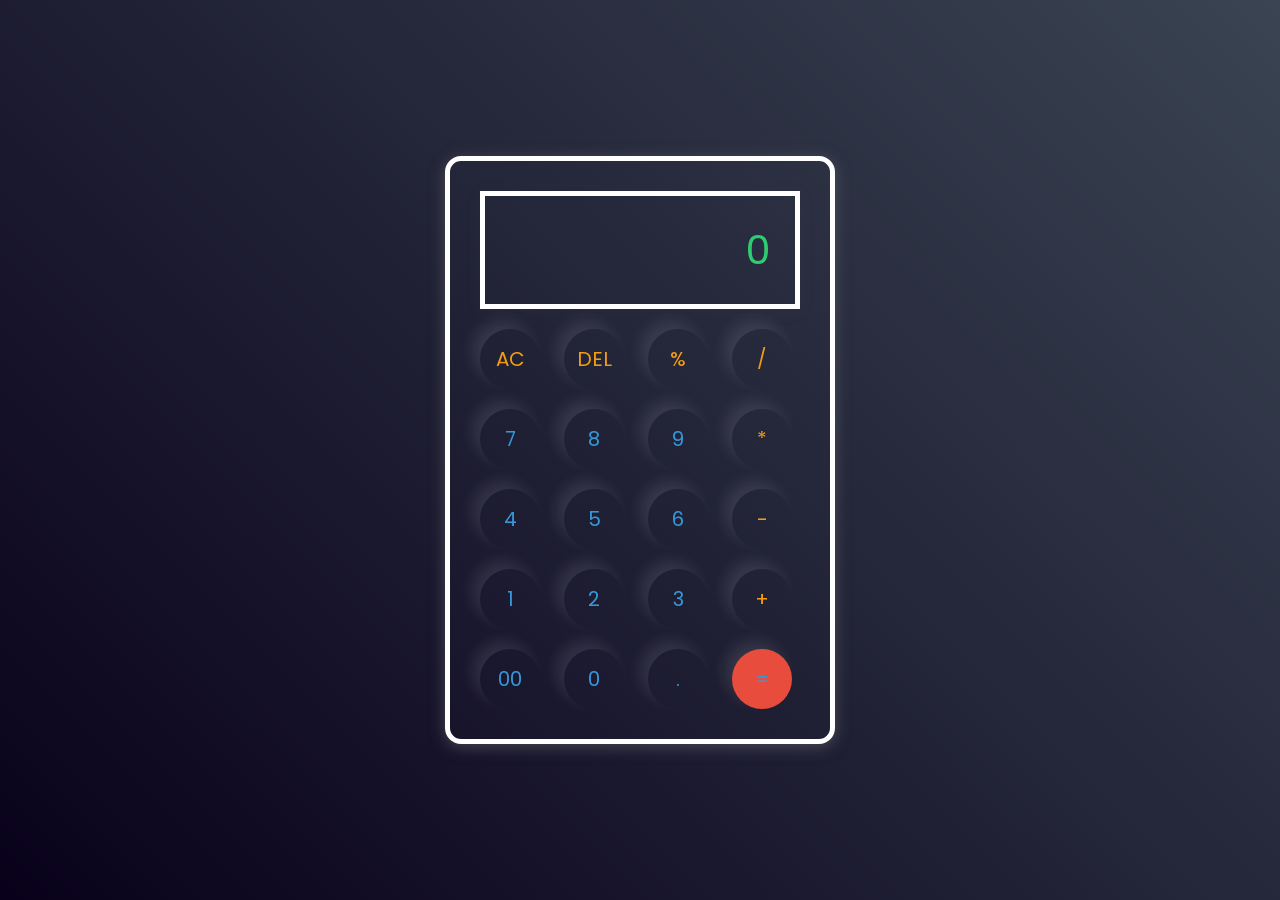
<file: calculator/index.html>
<!DOCTYPE html>
<html lang="en">
  <head>
    <meta charset="UTF-8" />
    <meta http-equiv="X-UA-Compatible" content="IE=edge" />
    <meta name="viewport" content="width=device-width, initial-scale=1.0" />
    <link rel="stylesheet" href="style.css" />
    <title>Calculator</title>
  </head>
  <body>
    <div class="container">
      <div class="calculator">
        <input type="text" id="inputBox" placeholder="0" />
        <div>
          <button class="button operator">AC</button>
          <button class="button operator">DEL</button>
          <button class="button operator">%</button>
          <button class="button operator">/</button>
        </div>
        <div>
          <button class="button">7</button>
          <button class="button">8</button>
          <button class="button">9</button>
          <button class="button operator">*</button>
        </div>
        <div>
          <button class="button">4</button>
          <button class="button">5</button>
          <button class="button">6</button>
          <button class="button operator">-</button>
        </div>
        <div>
          <button class="button">1</button>
          <button class="button">2</button>
          <button class="button">3</button>
          <button class="button operator">+</button>
        </div>

        <div>
          <button class="button">00</button>
          <button class="button">0</button>
          <button class="button">.</button>
          <button class="button equalBtn">=</button>
        </div>
      </div>
    </div>

    <script src="script.js"></script>
  </body>
</html>
</file>
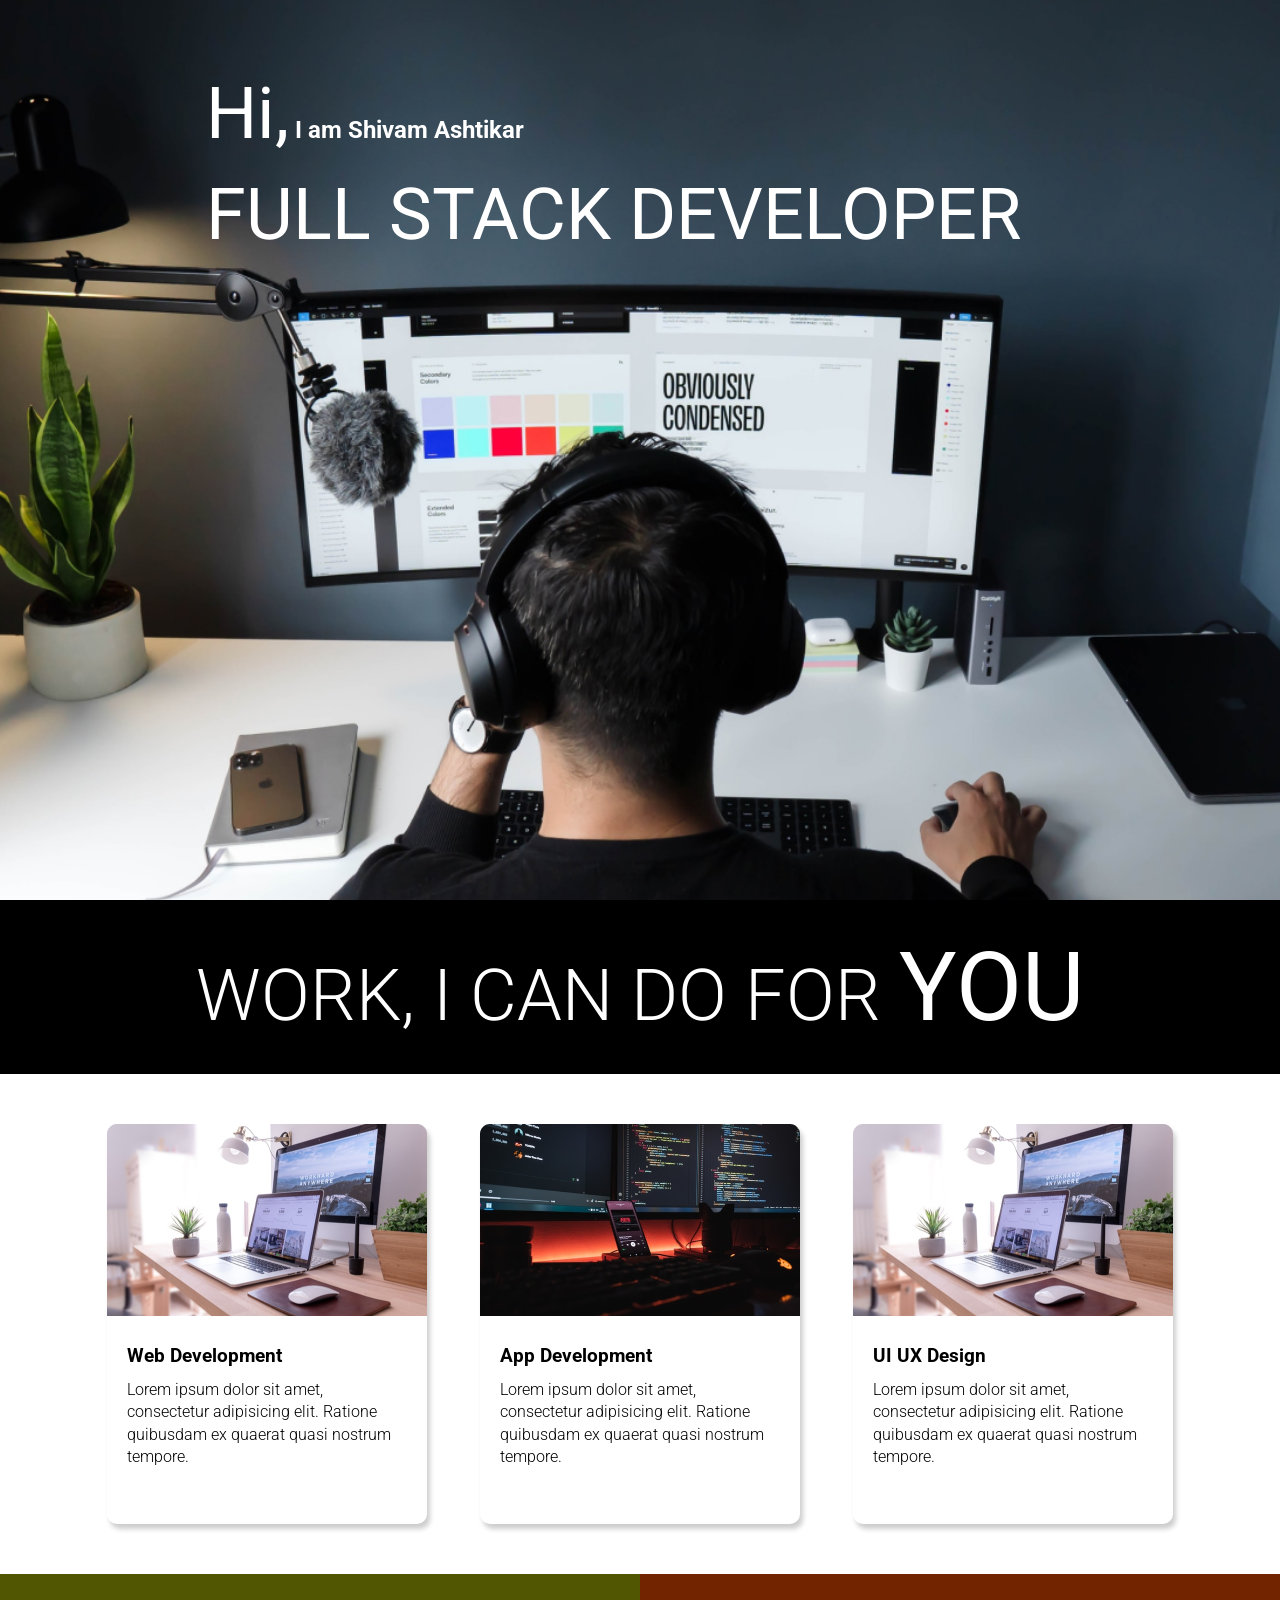
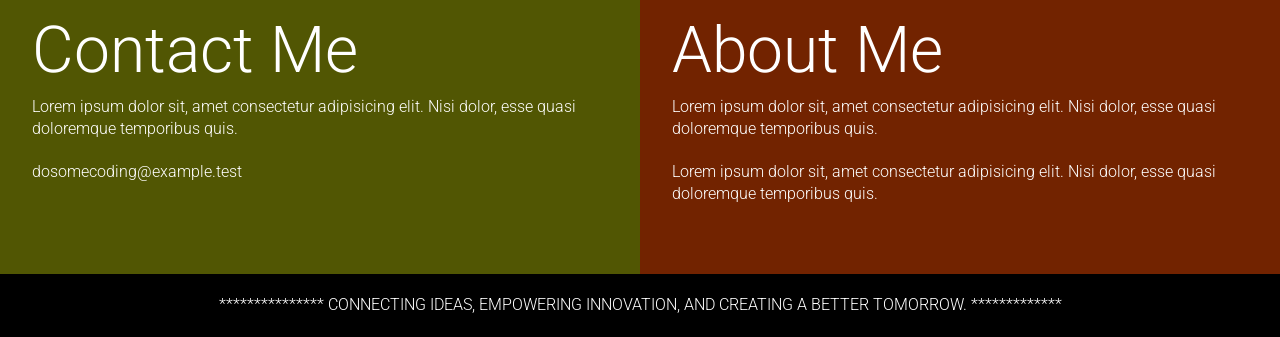
<file: Landing page/index.html>
<!DOCTYPE html>
<html lang="en">
  <head>
    <meta charset="UTF-8" />
    <meta http-equiv="X-UA-Compatible" content="IE=edge" />
    <meta name="viewport" content="width=device-width, initial-scale=1.0" />
    <title>Developer | Landing Page</title>
    <link rel="stylesheet" href="style.css" />
  </head>
  <body>
    <section class="hero_section">
      <div class="text_container">
        <h2><span class="lg_text">Hi,</span> I am Shivam Ashtikar</h2>
        <h1 class="lg_text">FULL STACK DEVELOPER</h1>
      </div>
    </section>
    <section class="black_box">
      <h2>WORK, I CAN DO FOR <span>YOU</span></h2>
    </section>
    <section class="work">
      <div class="grid_item">
        <div class="card">
          <div class="image_container">
            <img src="images/web.png" alt="web development" />
          </div>
          <div class="card_content">
            <h3>Web Development</h3>
            <p>
              Lorem ipsum dolor sit amet, consectetur adipisicing elit. Ratione
              quibusdam ex quaerat quasi nostrum tempore.
            </p>
          </div>
        </div>
      </div>
      <div class="grid_item">
        <div class="card">
          <div class="image_container">
            <img src="images/mobile.png" alt="app development" />
          </div>
          <div class="card_content">
            <h3>App Development</h3>
            <p>
              Lorem ipsum dolor sit amet, consectetur adipisicing elit. Ratione
              quibusdam ex quaerat quasi nostrum tempore.
            </p>
          </div>
        </div>
      </div>
      <div class="grid_item">
        <div class="card">
          <div class="image_container">
            <img src="images/web.png" alt="web development" />
          </div>
          <div class="card_content">
            <h3>UI UX Design</h3>
            <p>
              Lorem ipsum dolor sit amet, consectetur adipisicing elit. Ratione
              quibusdam ex quaerat quasi nostrum tempore.
            </p>
          </div>
        </div>
      </div>
    </section>
    <section class="bottom_section">
      <div class="contact">
        <h2>Contact Me</h2>
        <p>
          Lorem ipsum dolor sit, amet consectetur adipisicing elit. Nisi dolor,
          esse quasi doloremque temporibus quis.
        </p>
        <p>dosomecoding@example.test</p>
      </div>
      <div class="about">
        <h2>About Me</h2>

        <p>
          Lorem ipsum dolor sit, amet consectetur adipisicing elit. Nisi dolor,
          esse quasi doloremque temporibus quis.
        </p>
        <p>
          Lorem ipsum dolor sit, amet consectetur adipisicing elit. Nisi dolor,
          esse quasi doloremque temporibus quis.
        </p>
      </div>
    </section>
    <footer>***************   Connecting ideas, empowering innovation, and creating a better tomorrow. *************</footer>
  </body>
</html>
</file>
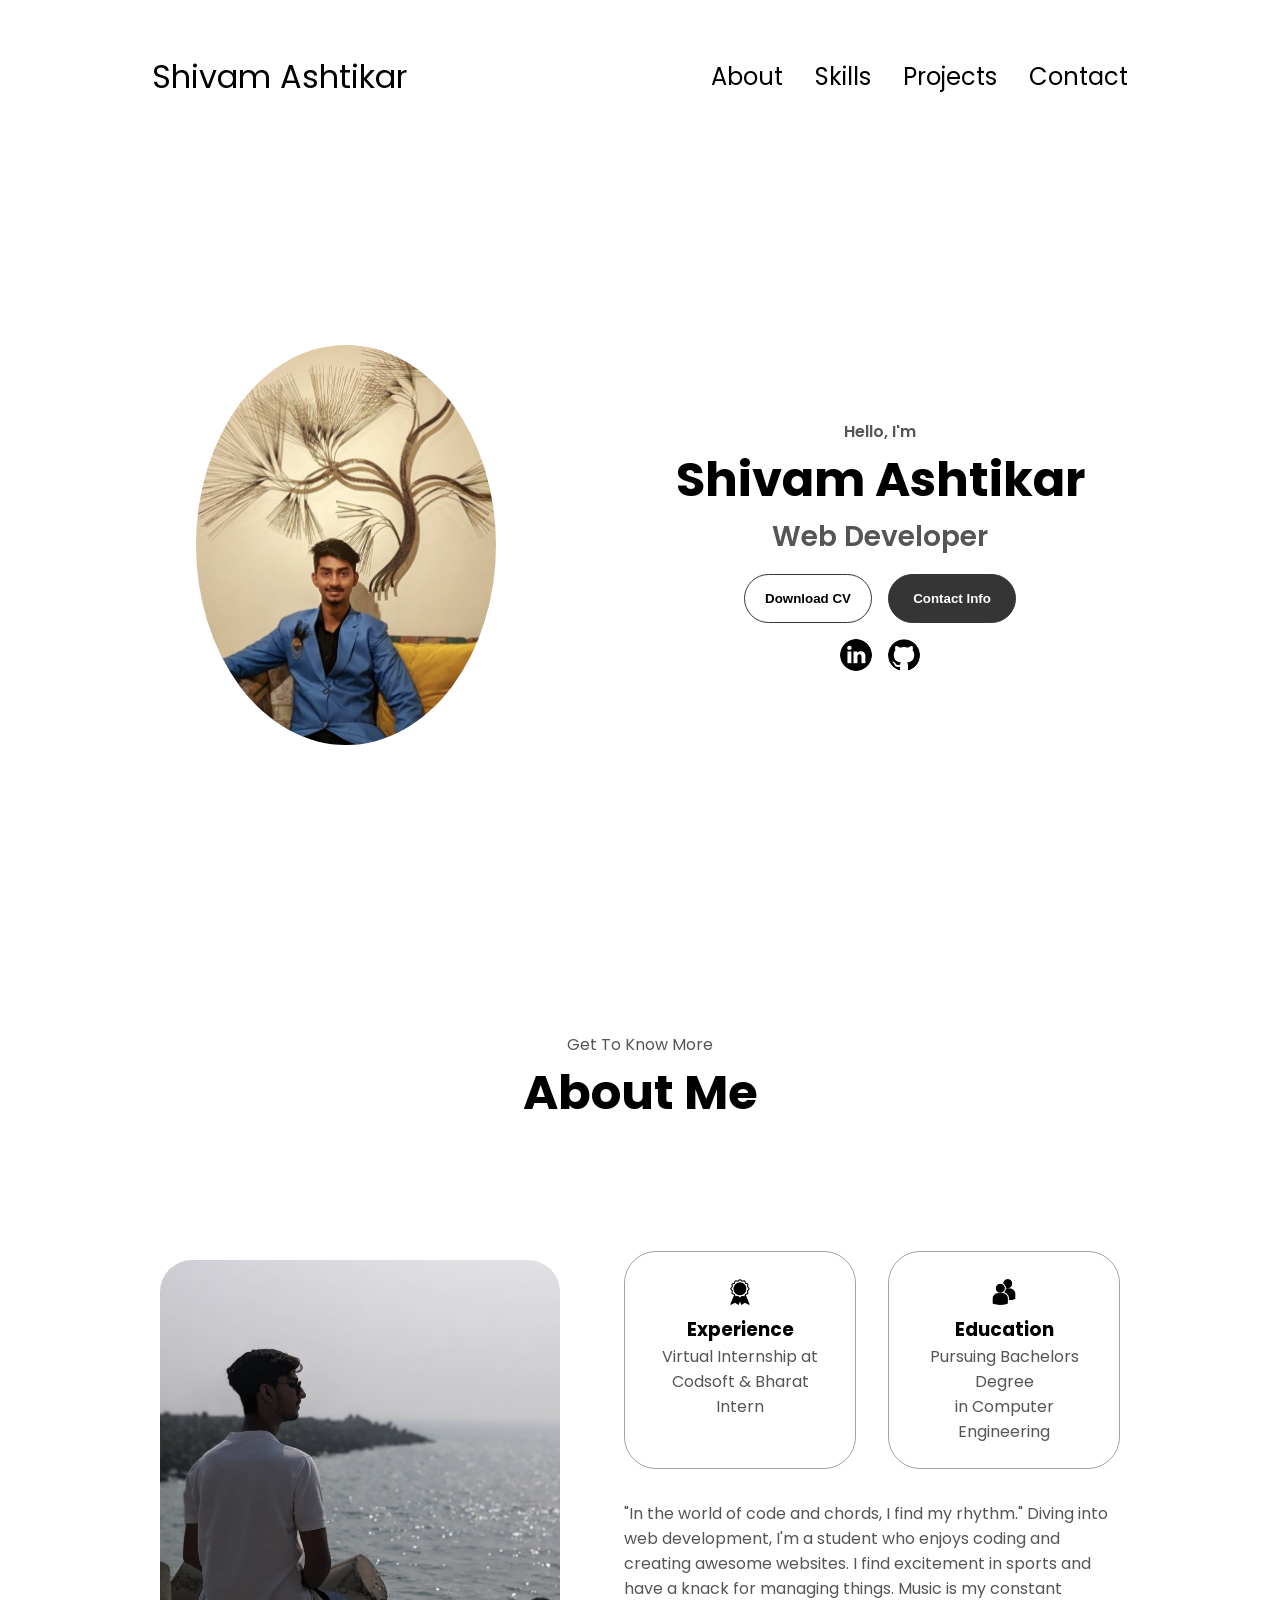
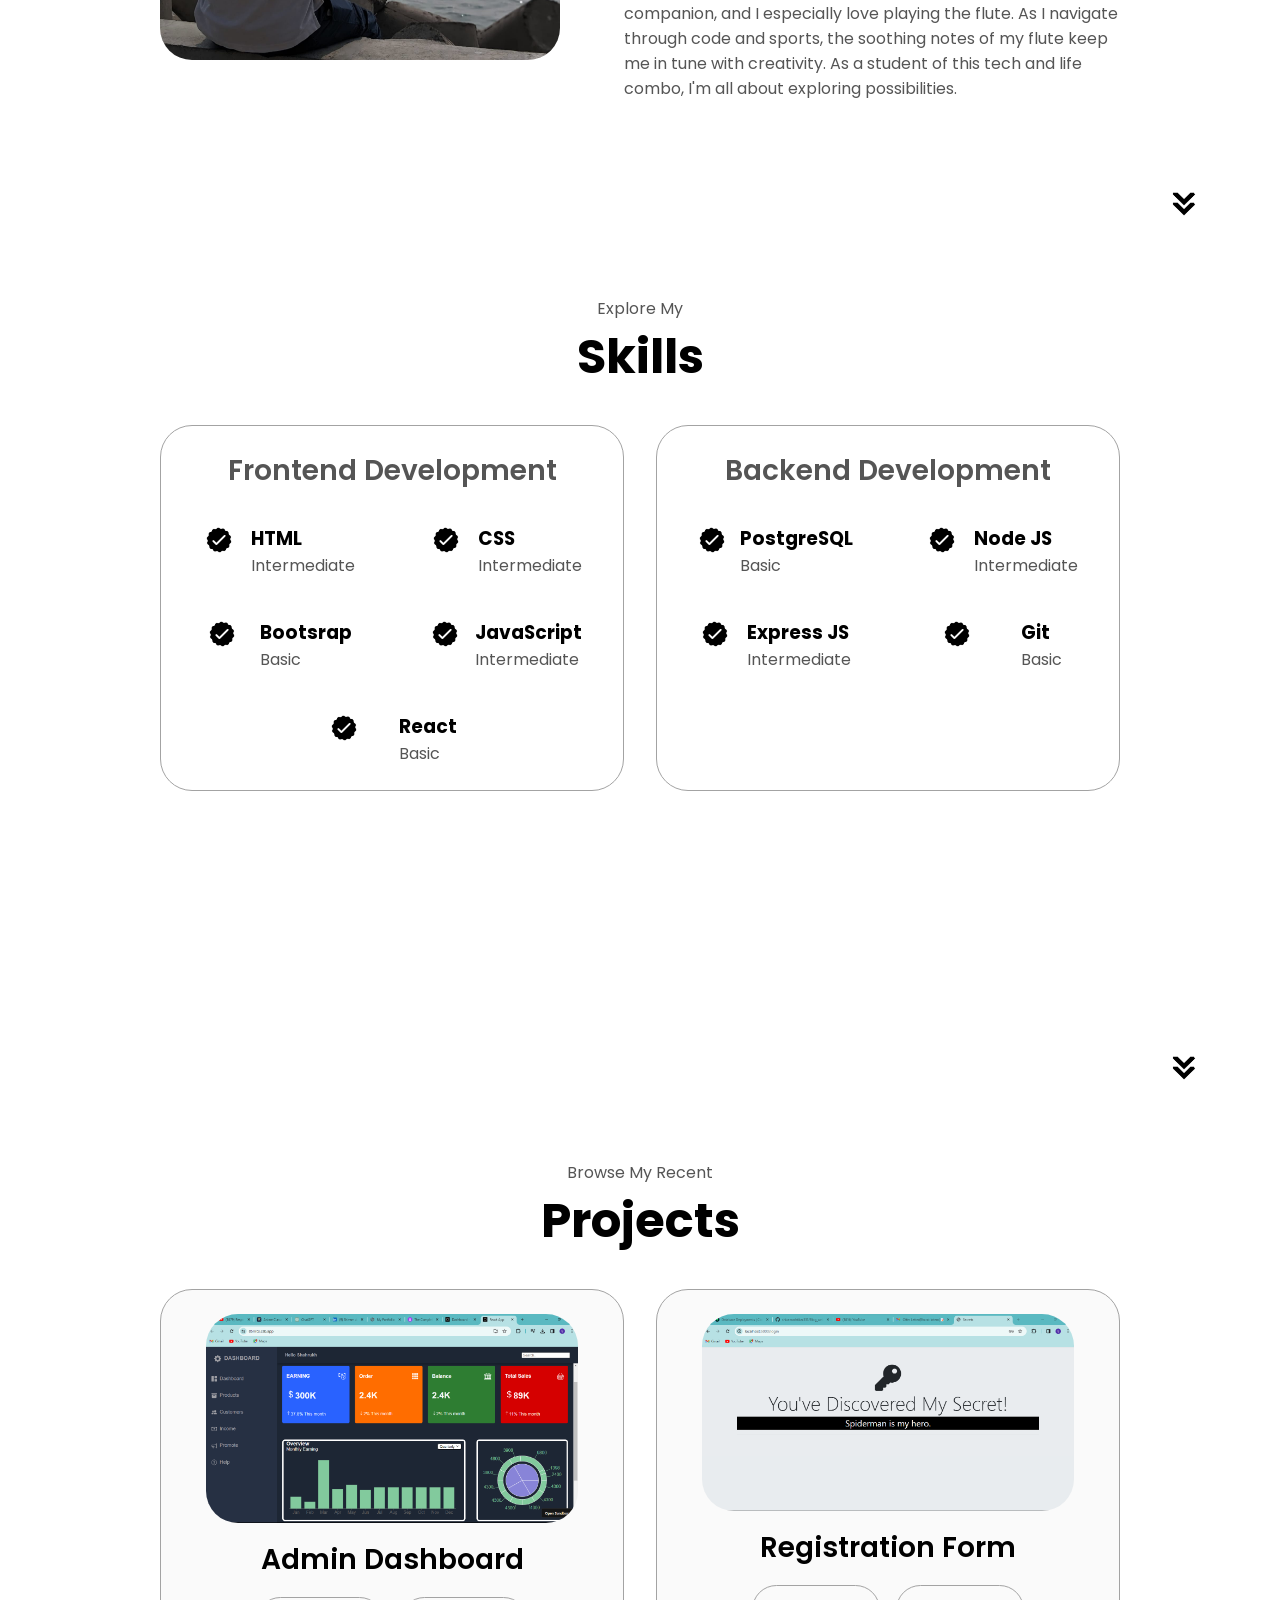
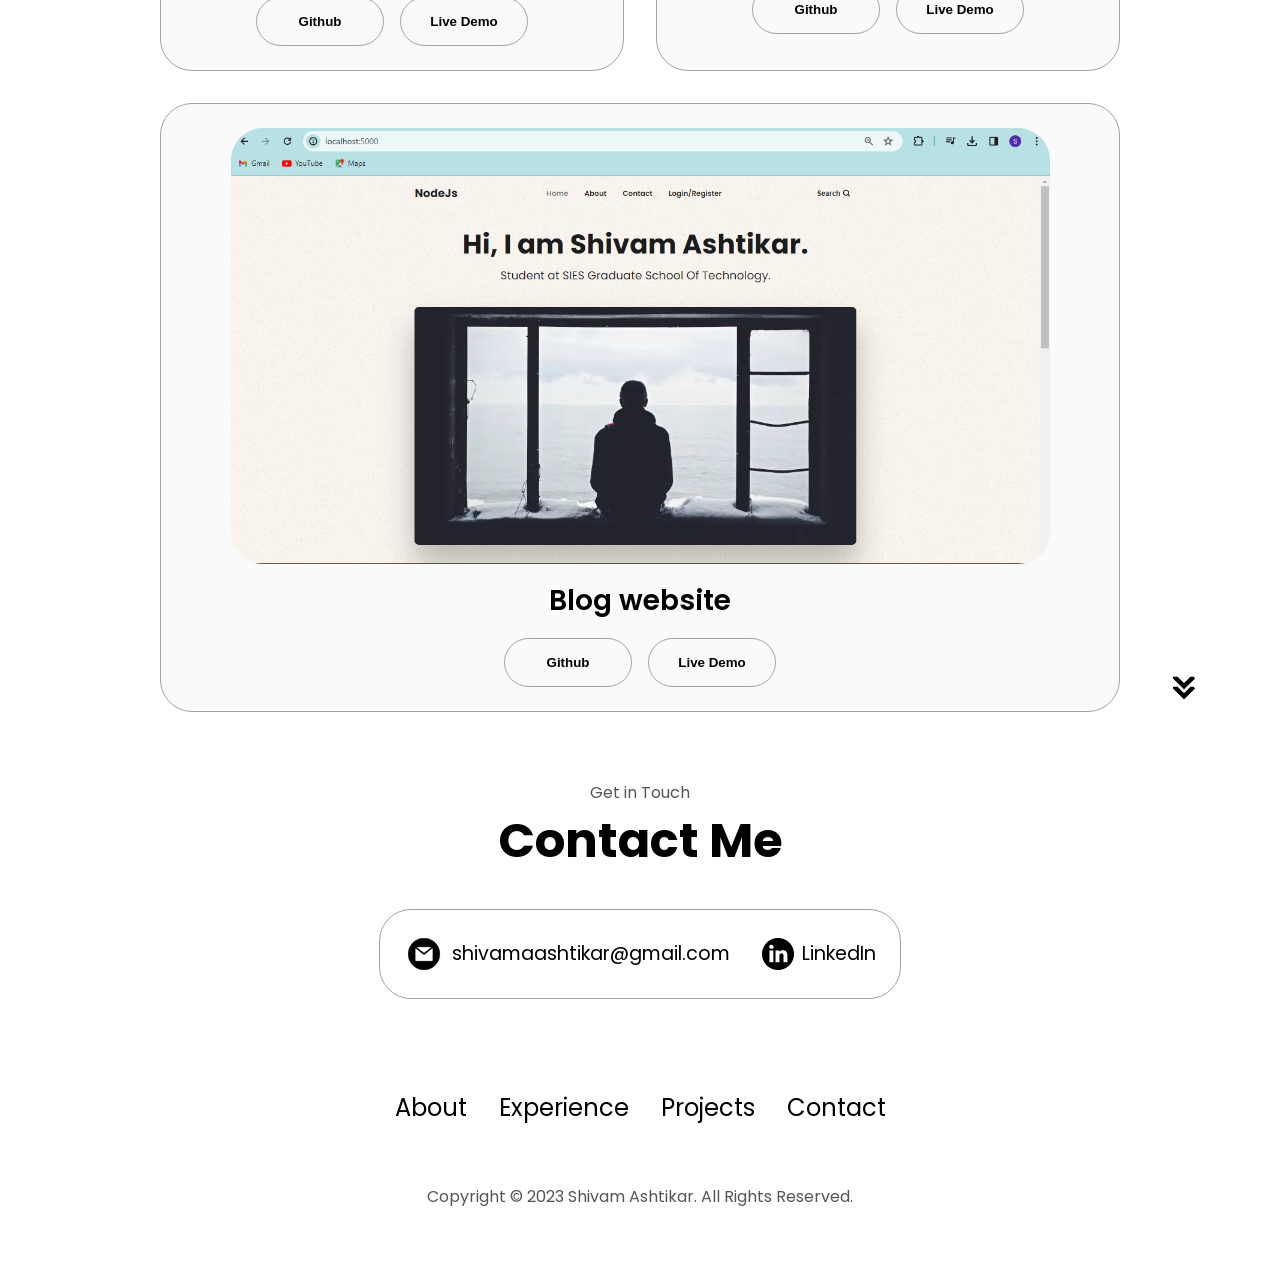
<file: portfolio/index.html>
<!DOCTYPE html>
<html lang="en">
  <head>
    <meta charset="UTF-8" />
    <meta http-equiv="X-UA-Compatible" content="IE=edge" />
    <meta name="viewport" content="width=device-width, initial-scale=1.0" />
    <title>My Portfolio</title>
    <link rel="stylesheet" href="style.css" />
    
  </head>
  <body>
    <nav id="desktop-nav">
      <div class="logo">Shivam Ashtikar</div>
      <div>
        <ul class="nav-links">
          <li><a href="#about">About</a></li>
          <li><a href="#experience">Skills</a></li>
          <li><a href="#projects">Projects</a></li>
          <li><a href="#contact">Contact</a></li>
        </ul>
      </div>
    </nav>
    <nav id="hamburger-nav">
      <div class="logo">Shivam Ashtikar</div>
      <div class="hamburger-menu">
        <div class="hamburger-icon" onclick="toggleMenu()">
          <span></span>
          <span></span>
          <span></span>
        </div>
        <div class="menu-links">
          <li><a href="#about" onclick="toggleMenu()">About</a></li>
          <li><a href="#experience" onclick="toggleMenu()">Experience</a></li>
          <li><a href="#projects" onclick="toggleMenu()">Projects</a></li>
          <li><a href="#contact" onclick="toggleMenu()">Contact</a></li>
        </div>
      </div>
    </nav>
    <section id="profile">
      <div class="section__pic-container">
        <img src="./assets/profile-pic.jpg" alt="Shivam profile picture" />
      </div>
      <div class="section__text">
        <p class="section__text__p1">Hello, I'm</p>
        <h1 class="title">Shivam Ashtikar</h1>
        <p class="section__text__p2">Web Developer</p>
        <div class="btn-container">
          <button
            class="btn btn-color-2"
            onclick="window.open('./assets/resume-example.pdf')"
          >
            Download CV
          </button>
          <button class="btn btn-color-1" onclick="location.href='./#contact'">
            Contact Info
          </button>
        </div>
        <div id="socials-container">
          <img
            src="./assets/linkedin.png"
            alt="My LinkedIn profile"
            class="icon"
            onclick="location.href='https://linkedin.com/in/shivam-ashtikar-b8215829b/'"
          />
          <img
            src="./assets/github.png"
            alt="My Github profile"
            class="icon"
            onclick="location.href='https://github.com/shivamashtikar333/'"
          />
        </div>
      </div>
    </section>
    <section id="about">
      <p class="section__text__p1">Get To Know More</p>
      <h1 class="title">About Me</h1>
      <div class="section-container">
        <div class="section__pic-container">
          <img
            src="./assets/about-pic.jpg"
            alt="Profile picture"
            class="about-pic"
          />
        </div>
        <div class="about-details-container">
          <div class="about-containers">
            <div class="details-container">
              <img
                src="./assets/experience.png"
                alt="Experience icon"
                class="icon"
              />
              <h3>Experience</h3>
              <p>Virtual Internship at<br />Codsoft & Bharat Intern</p>
            </div>
            <div class="details-container">
              <img
                src="./assets/education.png"
                alt="Education icon"
                class="icon"
              />
              <h3>Education</h3>
              <p>Pursuing Bachelors Degree<br />in Computer Engineering</p>
            </div>
          </div>
          <div class="text-container">
            <p>
              "In the world of code and chords, I find my rhythm."

Diving into web development, I'm a student who enjoys coding and creating awesome websites. I find excitement in sports and have a knack for managing things. Music is my constant companion, and I especially love playing the flute. As I navigate through code and sports, the soothing notes of my flute keep me in tune with creativity. 
As a student of this tech and life combo, I'm all about exploring possibilities.
            </p>
          </div>
        </div>
      </div>
      <img
        src="./assets/arrow.png"
        alt="Arrow icon"
        class="icon arrow"
        onclick="location.href='./#experience'"
      />
    </section>
    <section id="experience">
      <p class="section__text__p1">Explore My</p>
      <h1 class="title">Skills</h1>
      <div class="experience-details-container">
        <div class="about-containers">
          <div class="details-container">
            <h2 class="experience-sub-title">Frontend Development</h2>
            <div class="article-container">
              <article>
                <img
                  src="./assets/checkmark.png"
                  alt="Experience icon"
                  class="icon"
                />
                <div>
                  <h3>HTML</h3>
                  <p>Intermediate</p>
                </div>
              </article>
              <article>
                <img
                  src="./assets/checkmark.png"
                  alt="Experience icon"
                  class="icon"
                />
                <div>
                  <h3>CSS</h3>
                  <p>Intermediate</p>
                </div>
              </article>
              <article>
                <img
                  src="./assets/checkmark.png"
                  alt="Experience icon"
                  class="icon"
                />
                <div>
                  <h3>Bootsrap</h3>
                  <p>Basic</p>
                </div>
              </article>
              <article>
                <img
                  src="./assets/checkmark.png"
                  alt="Experience icon"
                  class="icon"
                />
                <div>
                  <h3>JavaScript</h3>
                  <p>Intermediate</p>
                </div>
              </article>
              <!-- <article>
                <img
                  src="./assets/checkmark.png"
                  alt="Experience icon"
                  class="icon"
                />
                <div>
                  <h3>TypeScript</h3>
                  <p>Basic</p>
                </div>
              </article> -->
              <article>
                <img
                  src="./assets/checkmark.png"
                  alt="Experience icon"
                  class="icon"
                />
                <div>
                  <h3>React</h3>
                  <p>Basic</p>
                </div>
              </article>
            </div>
          </div>
          <div class="details-container">
            <h2 class="experience-sub-title">Backend Development</h2>
            <div class="article-container">
              <article>
                <img
                  src="./assets/checkmark.png"
                  alt="Experience icon"
                  class="icon"
                />
                <div>
                  <h3>PostgreSQL</h3>
                  <p>Basic</p>
                </div>
              </article>
              <article>
                <img
                  src="./assets/checkmark.png"
                  alt="Experience icon"
                  class="icon"
                />
                <div>
                  <h3>Node JS</h3>
                  <p>Intermediate</p>
                </div>
              </article>
              <article>
                <img
                  src="./assets/checkmark.png"
                  alt="Experience icon"
                  class="icon"
                />
                <div>
                  <h3>Express JS</h3>
                  <p>Intermediate</p>
                </div>
              </article>
              <article>
                <img
                  src="./assets/checkmark.png"
                  alt="Experience icon"
                  class="icon"
                />
                <div>
                  <h3>Git</h3>
                  <p>Basic</p>
                </div>
              </article>
            </div>
          </div>
        </div>
      </div>
      <img
        src="./assets/arrow.png"
        alt="Arrow icon"
        class="icon arrow"
        onclick="location.href='./#projects'"
      />
    </section>
    <section id="projects">
      <p class="section__text__p1">Browse My Recent</p>
      <h1 class="title">Projects</h1>
      <div class="experience-details-container">
        <div class="about-containers">
          <div class="details-container color-container">
            <div class="article-container">
              <img
                src="./assets/project-1.png"
                alt="Project 1"
                class="project-img"
              />
            </div>
            <h2 class="experience-sub-title project-title">Admin Dashboard</h2>
            <div class="btn-container">
              <button
                class="btn btn-color-2 project-btn"
                onclick="location.href='https://github.com/shivamashtikar333/Admin_Dashboard/'"
              >
                Github
              </button>
              <button
                class="btn btn-color-2 project-btn"
                onclick="location.href='https://github.com/shivamashtikar333/Admin_Dashboard/'"
              >
                Live Demo
              </button>
            </div>
          </div>
          <div class="details-container color-container">
            <div class="article-container">
              <img
                src="./assets/project-2.png"
                alt="Project 2"
                class="project-img"
              />
            </div>
            <h2 class="experience-sub-title project-title">Registration Form</h2>
            <div class="btn-container">
              <button
                class="btn btn-color-2 project-btn"
                onclick="location.href='https://github.com/shivamashtikar333/Registration_Form/'"
              >
                Github
              </button>
              <button
                class="btn btn-color-2 project-btn"
                onclick="location.href='https://github.com/shivamashtikar333/Registration_Form/'"
              >
                Live Demo
              </button>
            </div>
          </div>
          <div class="details-container color-container">
            <div class="article-container">
              <img
                src="./assets/project-3.png"
                alt="Project 3"
                class="project-img"
              />
            </div>
            <h2 class="experience-sub-title project-title">Blog website</h2>
            <div class="btn-container">
              <button
                class="btn btn-color-2 project-btn"
                onclick="location.href='https://github.com/shivamashtikar333/Blog_website/'"
              >
                Github
              </button>
              <button
                class="btn btn-color-2 project-btn"
                onclick="location.href='https://github.com/shivamashtikar333/Blog_website/'"
              >
                Live Demo
              </button>
            </div>
          </div>
        </div>
      </div>
      <img
        src="./assets/arrow.png"
        alt="Arrow icon"
        class="icon arrow"
        onclick="location.href='./#contact'"
      />
    </section>
    <section id="contact">
      <p class="section__text__p1">Get in Touch</p>
      <h1 class="title">Contact Me</h1>
      <div class="contact-info-upper-container">
        <div class="contact-info-container">
          <img
            src="./assets/email.png"
            alt="Email icon"
            class="icon contact-icon email-icon"
          />
          <p><a href="mailto:examplemail@gmail.com">shivamaashtikar@gmail.com</a></p>
        </div>
        <div class="contact-info-container">
          <img
            src="./assets/linkedin.png"
            alt="LinkedIn icon"
            class="icon contact-icon"
          />
          <p><a href="https://linkedin.com/in/shivam-ashtikar-b8215829b">LinkedIn</a></p>
        </div>
      </div>
    </section>
    <footer>
      <nav>
        <div class="nav-links-container">
          <ul class="nav-links">
            <li><a href="#about">About</a></li>
            <li><a href="#experience">Experience</a></li>
            <li><a href="#projects">Projects</a></li>
            <li><a href="#contact">Contact</a></li>
          </ul>
        </div>
      </nav>
      <p>Copyright &#169; 2023 Shivam Ashtikar. All Rights Reserved.</p>
    </footer>
    <script src="script.js"></script>
  </body>
</html>
</file>
<file: calculator/style.css>
@import url('https://fonts.googleapis.com/css2?family=Poppins:wght@500&display=swap');

*{
    margin: 0;
    padding: 0;
    box-sizing: border-box;
    font-family: 'Poppins', sans-serif;
}

body{
    width: 100%;
    height: 100vh;
    display: flex;
    justify-content: center;
    align-items: center;
    background: linear-gradient(45deg, #09011b, #3a4452);
}

.calculator{
    border: 5px solid white;
    padding: 20px;
    border-radius: 16px;
    background: transparent;
    box-shadow: 0px 3px 15px rgba(113, 115, 119, 0.5);

}

input{
    width: 320px;
    border: none;
    padding: 24px;
    margin: 10px;
    background: transparent;
    border: 5px solid white;
    box-shadow: 0px 3px 15px rgba(84, 84, 84, 0.1); 
    font-size: 40px;
    text-align: right;
    cursor: pointer;
    color: #2ecc71; 
}

input::placeholder{
    color: #2ecc71; 
}

button{
    border: none;
    width: 60px;
    height: 60px;
    margin: 10px;
    border-radius: 50%;
    background: transparent;
    color: #3498db; /* Changed button text color */
    font-size: 20px;
    box-shadow: -8px -8px 15px rgba(255, 255, 255, 0.1);
    cursor: pointer;
}

.equalBtn{
    background-color: #e74c3c; 
}

.operator{
    color: #f39c12; 
}
</file>
<file: Landing page/style.css>
@import url("https://fonts.googleapis.com/css2?family=Roboto:ital,wght@0,100;0,300;0,400;0,500;0,700;0,900;1,100;1,300;1,400;1,500;1,700;1,900&display=swap");
* {
  margin: 0;
  padding: 0;
  box-sizing: border-box;
}

html,
body {
  line-height: 1.4;
  font-weight: 300;
  font-family: "Roboto", sans-serif;
}

.hero_section {
  background-image: url(images/developer.png);
  min-height: 100vh;
  background-position: center;
  background-size: cover;
  background-repeat: no-repeat;
}
.text_container {
  color: white;
  max-width: 900px;
  margin: 0 auto;
  padding-top: 64px;
  padding-left: 16px;
}
.lg_text {
  font-size: 72px;
  font-weight: 400;
  
}
.black_box {
  background-color: #000;
  padding: 20px;
}
.black_box h2 {
  font-size: 72px;
  color: white;
  text-align: center;
  font-weight: 300;
}

.black_box h2 span {
  font-weight: 400;
  font-size: 96px;
}
.work {
  display: grid;
  gap: 20px;
  grid-template-columns: repeat(auto-fit, minmax(320px, 1fr));

  max-width: 1100px;
  margin: 50px auto;
}
.grid_item {
  display: flex;
  justify-content: center;
  align-items: center;
}
.card {
  max-width: 320px;
  height: 400px;
  border-radius: 10px;
  box-shadow: 3px 5px 5px rgba(1, 1, 1, 0.2);
  transition: 0.2s ease-in-out;
}
.card:hover {
  transform: scale(1.04);
  box-shadow: 3px 5px 5px rgba(1, 1, 1, 0.3);
  transition: 0.2s ease-in-out;
}
.card_content {
  padding: 20px;
}
.card_content h3 {
  margin-bottom: 10px;
}
.bottom_section {
  display: flex;
  justify-content: space-evenly;
}
.contact {
  background-color: #515603;
}
.about {
  background-color: #722300;
}

.contact,
.about {
  min-height: 300px;
  padding: 32px;
  color: white;
}
.about h2,
.contact h2 {
  font-size: 64px;
  font-weight: 300;
}
.about p,
.contact p {
  margin-bottom: 20px;
}

footer {
  text-align: center;
  text-transform: uppercase;
  background-color: #000;
  padding: 20px;
  color: white;
}
@media (max-width: 786px) {
  .hero_section {
    min-height: 50vh;
  }
  .text_container {
    padding: 10px 0;
    text-align: center;
  }
  .lg_text {
    font-size: 32px;
  }
  .black_box h2 {
    font-size: 24px;
  }
  .black_box h2 span {
    font-weight: 400;
    font-size: 32px;
  }
  .bottom_section {
    flex-direction: column;
  }
  h1 {
    font-size: 32px;
  }
  .about h2,
  .contact h2 {
    font-size: 32px;
  }
}
</file>
<file: portfolio/style.css>
/* GENERAL */

@import url("https://fonts.googleapis.com/css2?family=Poppins:wght@300;400;500;600&display=swap");

* {
  margin: 0;
  padding: 0;
}

body {
  font-family: "Poppins", sans-serif;
}

html {
  scroll-behavior: smooth;
}

p {
  color: rgb(85, 85, 85);
}

/* TRANSITION */

a,
.btn {
  transition: all 300ms ease;
}

/* DESKTOP NAV */

nav,
.nav-links {
  display: flex;
}

nav {
  justify-content: space-around;
  align-items: center;
  height: 17vh;
}

.nav-links {
  gap: 2rem;
  list-style: none;
  font-size: 1.5rem;
}

a {
  color: black;
  text-decoration: none;
  text-decoration-color: white;
}

a:hover {
  color: grey;
  text-decoration: underline;
  text-underline-offset: 1rem;
  text-decoration-color: rgb(181, 181, 181);
}

.logo {
  font-size: 2rem;
}

.logo:hover {
  cursor: default;
}

/* HAMBURGER MENU */

#hamburger-nav {
  display: none;
}

.hamburger-menu {
  position: relative;
  display: inline-block;
}

.hamburger-icon {
  display: flex;
  flex-direction: column;
  justify-content: space-between;
  height: 24px;
  width: 30px;
  cursor: pointer;
}

.hamburger-icon span {
  width: 100%;
  height: 2px;
  background-color: black;
  transition: all 0.3 ease-in-out;
}

.menu-links {
  position: absolute;
  top: 100%;
  right: 0;
  background-color: white;
  width: fit-content;
  max-height: 0;
  overflow: hidden;
  transition: all 0.3 ease-in-out;
}

.menu-links a {
  display: block;
  padding: 10px;
  text-align: center;
  font-size: 1.5rem;
  color: black;
  text-decoration: none;
  transition: all 0.3 ease-in-out;
}

.menu-links li {
  list-style: none;
}

.menu-links.open {
  max-height: 300px;
}

.hamburger-icon.open span:first-child {
  transform: rotate(45deg) translate(10px, 5px);
}

.hamburger-icon.open span:nth-child(2) {
  opacity: 0;
}

.hamburger-icon.open span:last-child {
  transform: rotate(-45deg) translate(10px, -5px);
}

.hamburger-icon span:first-child {
  transform: none;
}

.hamburger-icon span:first-child {
  opacity: 1;
}

.hamburger-icon span:first-child {
  transform: none;
}

/* SECTIONS */

section {
  padding-top: 4vh;
  height: 96vh;
  margin: 0 10rem;
  box-sizing: border-box;
  min-height: fit-content;
}

.section-container {
  display: flex;
}

/* PROFILE SECTION */

#profile {
  display: flex;
  justify-content: center;
  gap: 5rem;
  height: 80vh;
}

#profile img{
  border-radius: 50%;
}


.section__pic-container {
  display: flex;
  height: 400px;
  width: 400px;
  margin: auto 0;
}

.section__text {
  align-self: center;
  text-align: center;
}

.section__text p {
  font-weight: 600;
}

.section__text__p1 {
  text-align: center;
}

.section__text__p2 {
  font-size: 1.75rem;
  margin-bottom: 1rem;
}

.title {
  font-size: 3rem;
  text-align: center;
}

#socials-container {
  display: flex;
  justify-content: center;
  margin-top: 1rem;
  gap: 1rem;
}

/* ICONS */

.icon {
  cursor: pointer;
  height: 2rem;
}

/* BUTTONS */

.btn-container {
  display: flex;
  justify-content: center;
  gap: 1rem;
}

.btn {
  font-weight: 600;
  transition: all 300ms ease;
  padding: 1rem;
  width: 8rem;
  border-radius: 2rem;
}

.btn-color-1,
.btn-color-2 {
  border: rgb(53, 53, 53) 0.1rem solid;
}

.btn-color-1:hover,
.btn-color-2:hover {
  cursor: pointer;
}

.btn-color-1,
.btn-color-2:hover {
  background: rgb(53, 53, 53);
  color: white;
}

.btn-color-1:hover {
  background: rgb(0, 0, 0);
}

.btn-color-2 {
  background: none;
}

.btn-color-2:hover {
  border: rgb(255, 255, 255) 0.1rem solid;
}

.btn-container {
  gap: 1rem;
}

/* ABOUT SECTION */

#about {
  position: relative;
}

.about-containers {
  gap: 2rem;
  margin-bottom: 2rem;
  margin-top: 2rem;
}

.about-details-container {
  justify-content: center;
  flex-direction: column;
}

.about-containers,
.about-details-container {
  display: flex;
}

.about-pic {
  border-radius: 2rem;
}

.arrow {
  position: absolute;
  right: -5rem;
  bottom: 2.5rem;
}

.details-container {
  padding: 1.5rem;
  flex: 1;
  background: white;
  border-radius: 2rem;
  border: rgb(53, 53, 53) 0.1rem solid;
  border-color: rgb(163, 163, 163);
  text-align: center;
}

.section-container {
  gap: 4rem;
  height: 80%;
}

.section__pic-container {
  height: 400px;
  width: 400px;
  margin: auto 0;
}

/* EXPERIENCE SECTION */

#experience {
  position: relative;
}

.experience-sub-title {
  color: rgb(85, 85, 85);
  font-weight: 600;
  font-size: 1.75rem;
  margin-bottom: 2rem;
}

.experience-details-container {
  display: flex;
  justify-content: center;
  flex-direction: column;
}

.article-container {
  display: flex;
  text-align: initial;
  flex-wrap: wrap;
  flex-direction: row;
  gap: 2.5rem;
  justify-content: space-around;
}

article {
  display: flex;
  width: 10rem;
  justify-content: space-around;
  gap: 0.5rem;
}

article .icon {
  cursor: default;
}

/* PROJECTS SECTION */

#projects {
  position: relative;
}

.color-container {
  border-color: rgb(163, 163, 163);
  background: rgb(250, 250, 250);
}

.project-img {
  border-radius: 2rem;
  width: 90%;
  height: 90% ;
}


.project-title {
  margin: 1rem;
  color: black;
}

.project-btn {
  color: black;
  border-color: rgb(163, 163, 163);
}

/* CONTACT */

#contact {
  display: flex;
  justify-content: center;
  flex-direction: column;
  height: 70vh;
}

.contact-info-upper-container {
  display: flex;
  justify-content: center;
  border-radius: 2rem;
  border: rgb(53, 53, 53) 0.1rem solid;
  border-color: rgb(163, 163, 163);
  background: (250, 250, 250);
  margin: 2rem auto;
  padding: 0.5rem;
}

.contact-info-container {
  display: flex;
  align-items: center;
  justify-content: center;
  gap: 0.5rem;
  margin: 1rem;
}

.contact-info-container p {
  font-size: larger;
}

.contact-icon {
  cursor: default;
}

.email-icon {
  height: 2.5rem;
}

/* FOOTER SECTION */

footer {
  height: 26vh;
  margin: 0 1rem;
}

footer p {
  text-align: center;
}

@media screen and (max-width: 1400px) {
  #profile {
    height: 83vh;
    margin-bottom: 6rem;
  }
  .about-containers {
    flex-wrap: wrap;
  }
  #contact,
  #projects {
    height: fit-content;
  }
}

@media screen and (max-width: 1200px) {
  #desktop-nav {
    display: none;
  }
  #hamburger-nav {
    display: flex;
  }
  #experience,
  .experience-details-container {
    margin-top: 2rem;
  }
  #profile,
  .section-container {
    display: block;
  }
  .arrow {
    display: none;
  }
  section,
  .section-container {
    height: fit-content;
  }
  section {
    margin: 0 5%;
  }
  .section__pic-container {
    width: 275px;
    height: 275px;
    margin: 0 auto 2rem;
  }
  .about-containers {
    margin-top: 0;
  }
}

@media screen and (max-width: 600px) {
  #contact,
  footer {
    height: 40vh;
  }
  #profile {
    height: 83vh;
    margin-bottom: 0;
  }
  article {
    font-size: 1rem;
  }
  footer nav {
    height: fit-content;
    margin-bottom: 2rem;
  }
  .about-containers,
  .contact-info-upper-container,
  .btn-container {
    flex-wrap: wrap;
  }
  .contact-info-container {
    margin: 0;
  }
  .contact-info-container p,
  .nav-links li a {
    font-size: 1rem;
  }
  .experience-sub-title {
    font-size: 1.25rem;
  }
  .logo {
    font-size: 1.5rem;
  }
  .nav-links {
    flex-direction: column;
    gap: 0.5rem;
    text-align: center;
  }
  .section__pic-container {
    width: auto;
    height: 46vw;
    justify-content: center;
  }
  .section__text__p2 {
    font-size: 1.25rem;
  }
  .title {
    font-size: 2rem;
  }
  .text-container {
    text-align: justify;
  }
}
</file>
